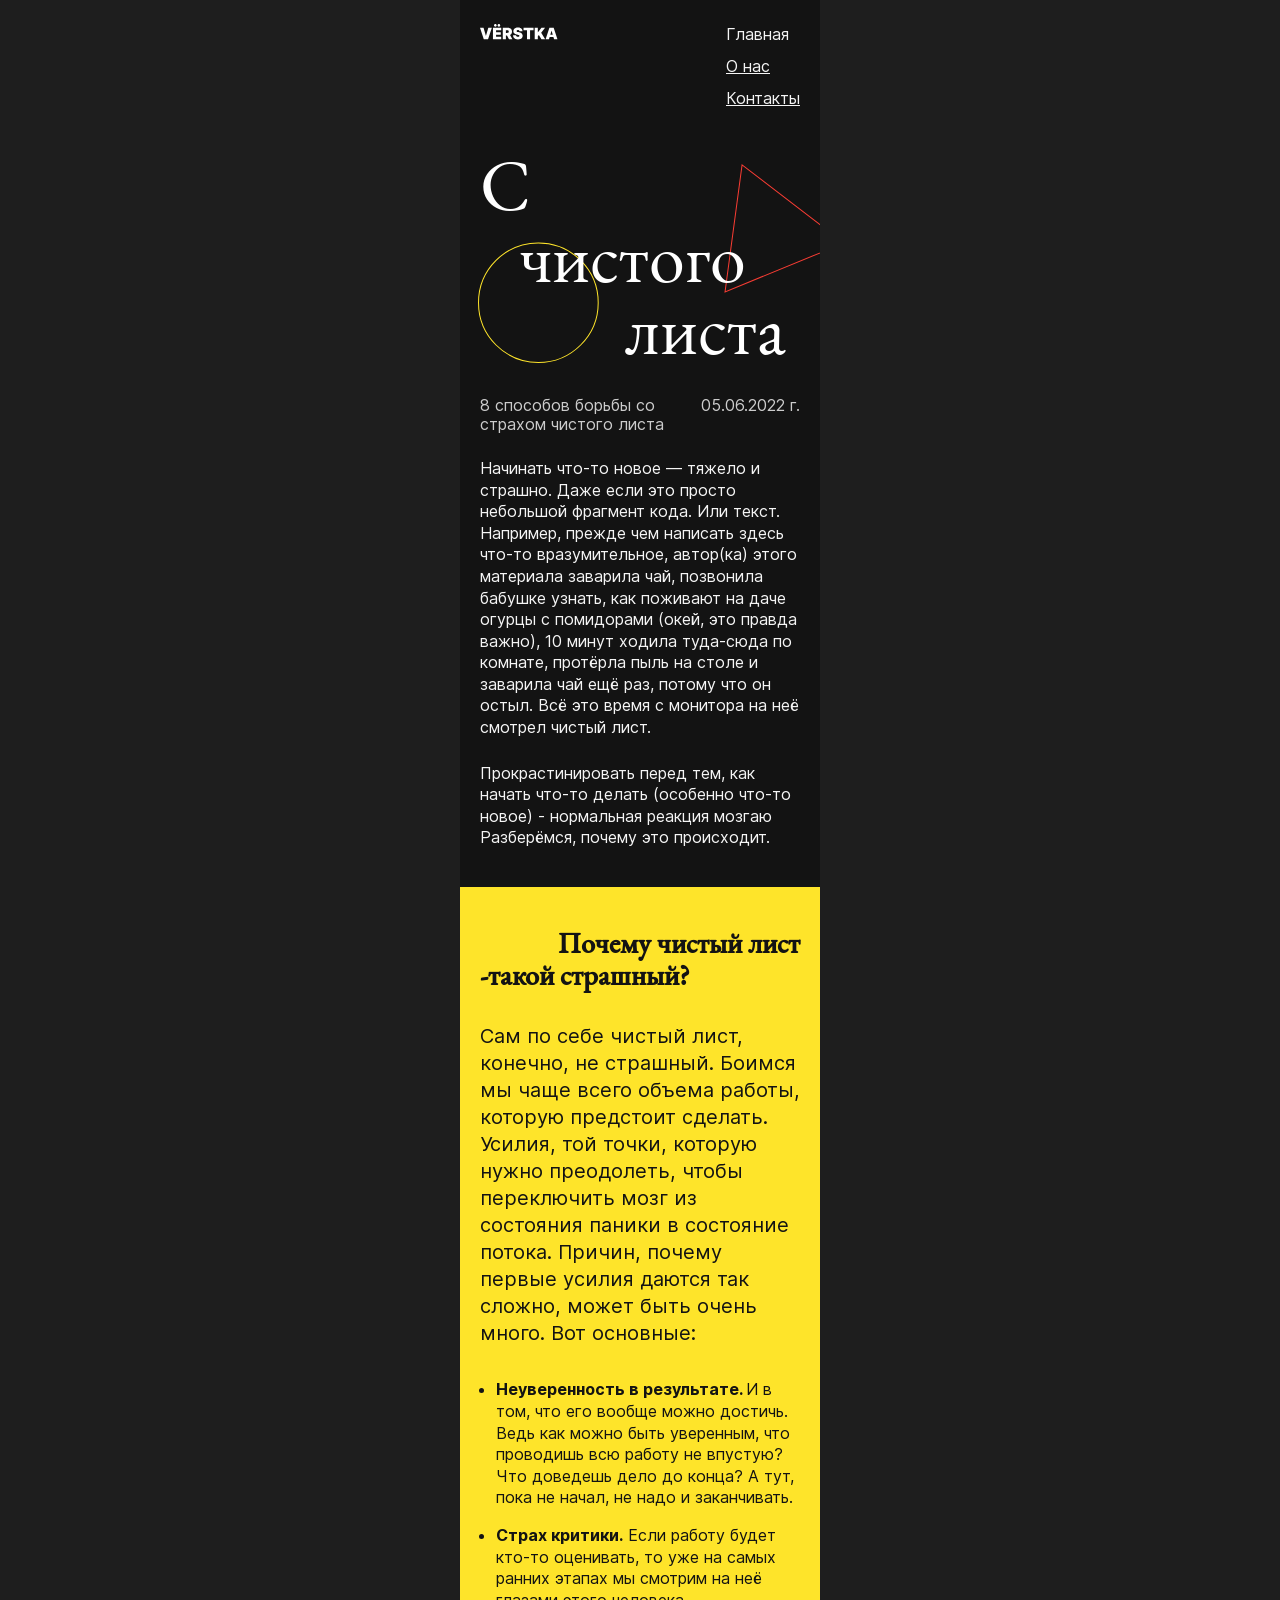
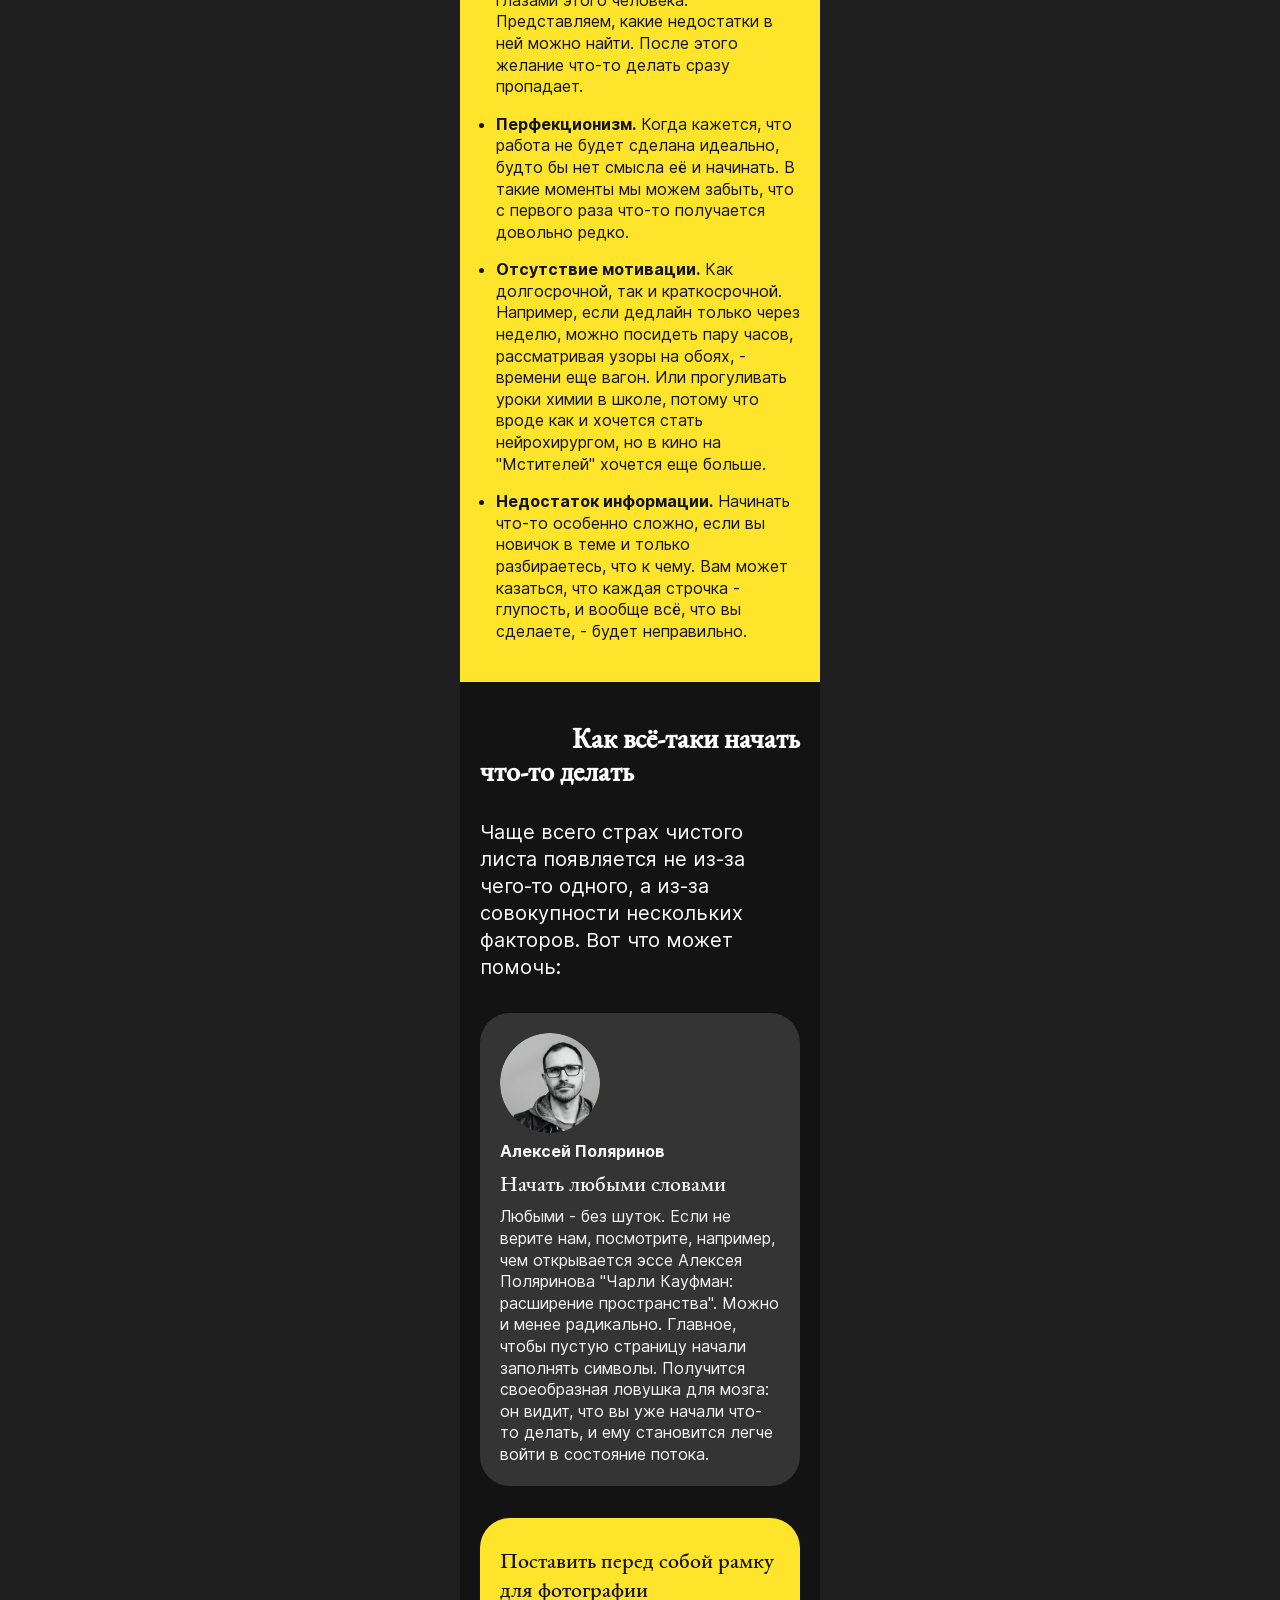
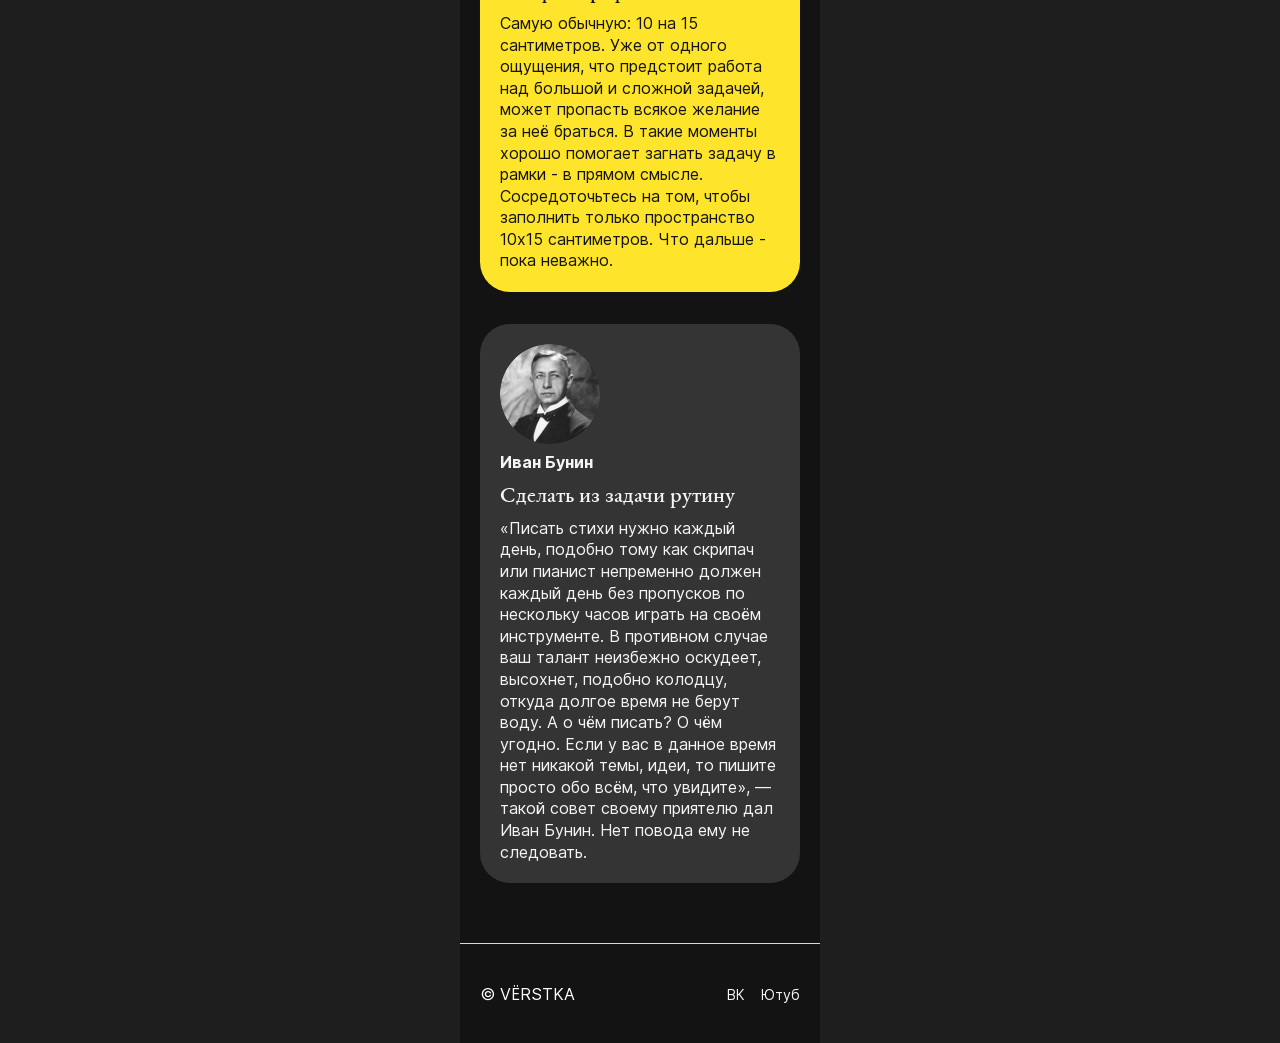
<file: index.html>
<!DOCTYPE html>
<html lang="ru">
    <head>
        <meta charset="UTF-8" />
        <meta http-equiv="X-UA-Compatible" content="IE=edge" />
        <meta name="viewport" content="width=device-width, initial-scale=1.0" />
        <title>С чистого листа</title>
        <link rel="stylesheet" href="./fonts/fonts.css">
        <link rel="stylesheet" href="./styles/style.css">
    </head>
    <body>
        <header class=" header content-section content-section_theme_dark">
            <a class="header__logo">
                <img
                  class="header__logo-image"
                  src="./images/logo.svg"
                  alt="Логотип проекта"
                />
            </a>
            <nav class="header__menu">
                <ul class="header__menu-list">
                    <li class="header__menu-item header__menu-item_active">
                        <a class="header__menu-link">Главная</a>
                    </li>
                    <li class="header__menu-item">
                        <a class="header__menu-link" href="#0">О нас</a>
                    </li>
                    <li class="header__menu-item">
                        <a class="header__menu-link" href="#0">Контакты</a>
                    </li>
                </ul>
            </nav>
        </header>
        <main class="content">
            <section class="cover content-section content-section_theme_dark">
                <h1 class="cover__title">
                    <span class="accent-span">С</span>
                    <span class="accent-span text-center">чистого</span>
                    <span class="accent-span text-right">листа</span>
                </h1>
            </section>
            <section class="intro content-section content-section_theme_dark">
                <div class="intro__heading">
                    <h2 class="intro__title">
                        8 способов борьбы со страхом чистого листа
                    </h2>
                    <time class="intro__date" datetime="2022-06-05">05.06.2022 г.</time>
                </div>
                <div class="intro__main-text">
                    <p>
                        Начинать что-то новое — тяжело и страшно. Даже если это просто
                        небольшой фрагмент кода. Или текст. Например, прежде чем написать
                        здесь что-то вразумительное, автор(ка) этого материала заварила чай,
                        позвонила бабушке узнать, как поживают на даче огурцы с помидорами
                        (окей, это правда важно), 10 минут ходила туда-сюда по комнате,
                        протёрла пыль на столе и заварила чай ещё раз, потому что он остыл.
                        Всё это время с монитора на неё смотрел чистый лист.
                    </p>
                    <p>
                        Прокрастинировать перед тем, как начать что-то делать (особенно
                        что-то новое) - нормальная реакция мозгаю Разберёмся, почему это
                        происходит.
                    </p>
                </div>
            </section>
            <section class="reasons content-section content-section_theme_bright">
                <h2 class="content-section__subtitle">
                    <span class="accent-span text-right">Почему чистый лист</span>
                    <span class="accent-span">-такой страшный?</span>
                </h2>
                <p class="content-section__introduction">
                    Сам по себе чистый лист, конечно, не страшный. Боимся мы чаще всего
                    объема работы, которую предстоит сделать. Усилия, той точки, которую
                    нужно преодолеть, чтобы переключить мозг из состояния паники в
                    состояние потока. Причин, почему первые усилия даются так сложно,
                    может быть очень много. Вот основные:
                </p>
                <ul class="content-section__list">
                    <li class="content-section__list-item">
                        <span class="content-section__list-accent">
                            Неуверенность в результате.
                        </span>
                        И в том, что его вообще можно достичь. Ведь как можно быть
                        уверенным, что проводишь всю работу не впустую? Что доведешь дело до
                        конца? А тут, пока не начал, не надо и заканчивать.
                    </li>
                    <li class="content-section__list-item">
                        <span class="content-section__list-accent">Страх критики.</span>
                        Если работу будет кто-то оценивать, то уже на самых ранних этапах мы
                        смотрим на неё глазами этого человека. Представляем, какие
                        недостатки в ней можно найти. После этого желание что-то делать
                        сразу пропадает.
                    </li>
                    <li class="content-section__list-item">
                        <span class="content-section__list-accent">Перфекционизм.</span>
                        Когда кажется, что работа не будет сделана идеально, будто бы нет
                        смысла её и начинать. В такие моменты мы можем забыть, что с первого
                        раза что-то получается довольно редко.
                    </li>
                    <li class="content-section__list-item">
                        <span class="content-section__list-accent">Отсутствие мотивации.</span>
                        Как долгосрочной, так и краткосрочной. Например, если дедлайн только
                        через неделю, можно посидеть пару часов, рассматривая узоры на
                        обоях, - времени еще вагон. Или прогуливать уроки химии в школе,
                        потому что вроде как и хочется стать нейрохирургом, но в кино на
                        "Мстителей" хочется еще больше.
                    </li>
                    <li class="content-section__list-item">
                        <span class="content-section__list-accent">Недостаток информации.</span>
                        Начинать что-то особенно сложно, если вы новичок в теме и только
                        разбираетесь, что к чему. Вам может казаться, что каждая строчка -
                        глупость, и вообще всё, что вы сделаете, - будет неправильно.
                    </li>
                </ul>
            </section>
            <section class="how-to content-section content-section_theme_dark">
                <h3 class="content-section__subtitle">
                    <span class="accent-span text-right">Как всё-таки начать</span>
                    <span class="accent-span">что-то делать</span>
                </h3>
                <p class="content-section__introduction">
                    Чаще всего страх чистого листа появляется не из-за чего-то одного, а
                    из-за совокупности нескольких факторов. Вот что может помочь:
                </p>
                <ul class="card-list">
                    <li class="card card_theme_dark">
                        <arcticle>
                            <div class="card__author">
                                <img
                                class="card__author-photo"
                                src="./images/polyarinov.png"
                                alt="Алексей Поляринов"
                                />
                                <p class="card__author-name">Алексей Поляринов</p>
                            </div>
                            <div class="card__content">
                                <h4 class="card__title">Начать любыми словами</h4>
                                <div class="card__text">
                                    <p>
                                        Любыми - без шуток. Если не верите нам, посмотрите,
                                        например, чем открывается эссе Алексея Поляринова "Чарли
                                        Кауфман: расширение пространства". Можно и менее радикально.
                                        Главное, чтобы пустую страницу начали заполнять символы.
                                        Получится своеобразная ловушка для мозга: он видит, что вы
                                        уже начали что-то делать, и ему становится легче войти в
                                        состояние потока.
                                    </p>
                                </div>
                            </div>
                        </arcticle>
                    </li>
                    <li class="card card_theme_bright">
                        <arcticle>
                            <div class="card__content">
                                <h4 class="card__title">Поставить перед собой рамку для фотографии</h4>
                                <div class="card__text">
                                    <p>
                                        Самую обычную: 10 на 15 сантиметров. Уже от одного ощущения,
                                        что предстоит работа над большой и сложной задачей, может
                                        пропасть всякое желание за неё браться. В такие моменты
                                        хорошо помогает загнать задачу в рамки - в прямом смысле.
                                        Сосредоточьтесь на том, чтобы заполнить только пространство
                                        10х15 сантиметров. Что дальше - пока неважно.
                                    </p>
                                </div>
                            </div>
                        </arcticle>
                    </li>
                    <li class="card card_theme_dark">
                        <arcticle>
                            <div class="card__author">
                                <img
                                class="card__author-photo"
                                src="./images/bunin.png"
                                alt="Иван Бунин"
                                />
                                <p class="card__author-name">Иван Бунин</p>
                            </div>
                            <div class="card__content">
                                <h4 class="card__title">Сделать из задачи рутину</h4>
                                <div class="card__text">
                                    <p>
                                        «Писать стихи нужно каждый день, подобно тому как скрипач или пианист непременно должен каждый день без пропусков по нескольку часов играть на своём инструменте. В противном случае ваш талант неизбежно оскудеет, высохнет, подобно колодцу, откуда долгое время не берут воду. А о чём писать? О чём угодно. Если у вас в данное время нет никакой темы, идеи, то пишите просто обо всём, что увидите», — такой совет своему приятелю дал Иван Бунин. Нет повода ему не следовать.
                                    </p>
                                </div>
                            </div>
                        </arcticle>
                    </li>
                </ul>
            </section>
        </main>
        <footer class="footer content-section content-section_theme_dark">
            <p class="footer__copy">© VЁRSTKA</p>
            <ul class="footer__links">
                <li>
                    <a href="#">ВК</a>
                </li>
                <li>
                    <a href="#">Ютуб</a>
                </li>
            </ul>
        </footer>
    </body>
</html>
</file>
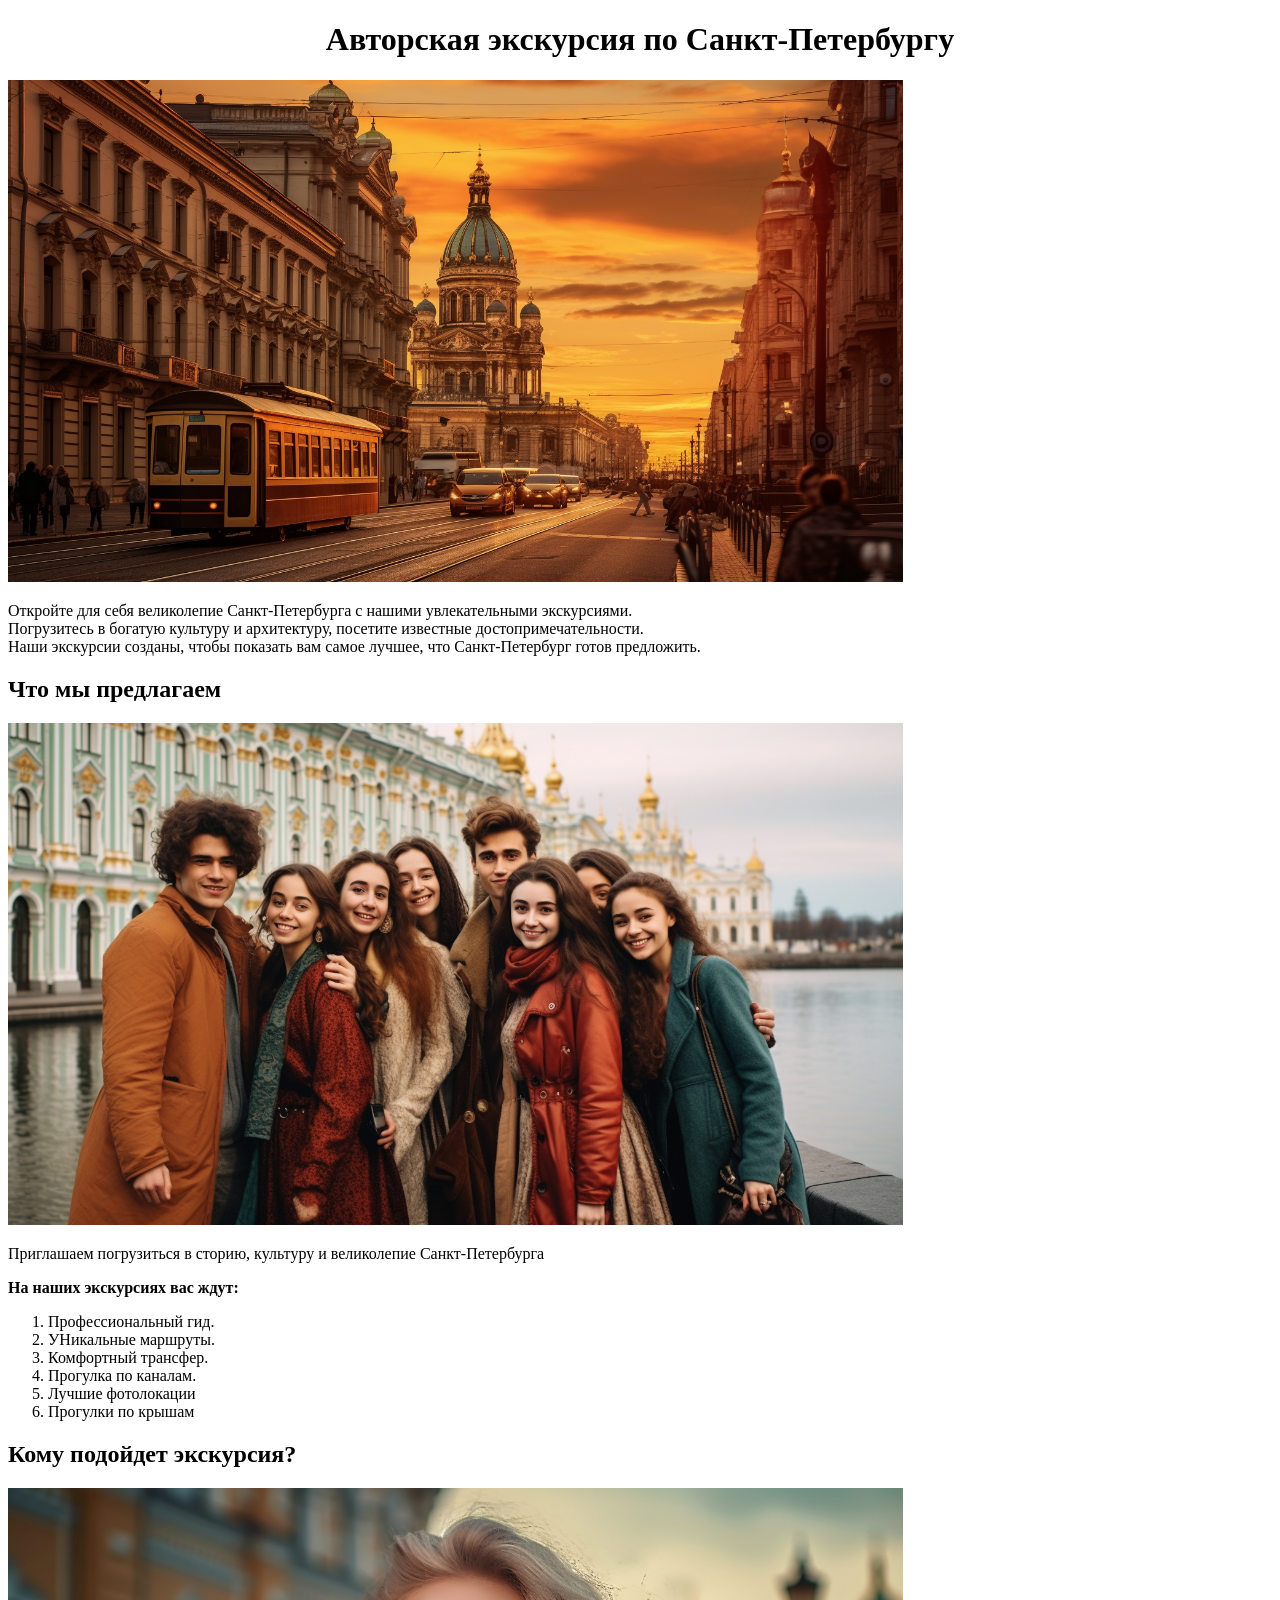
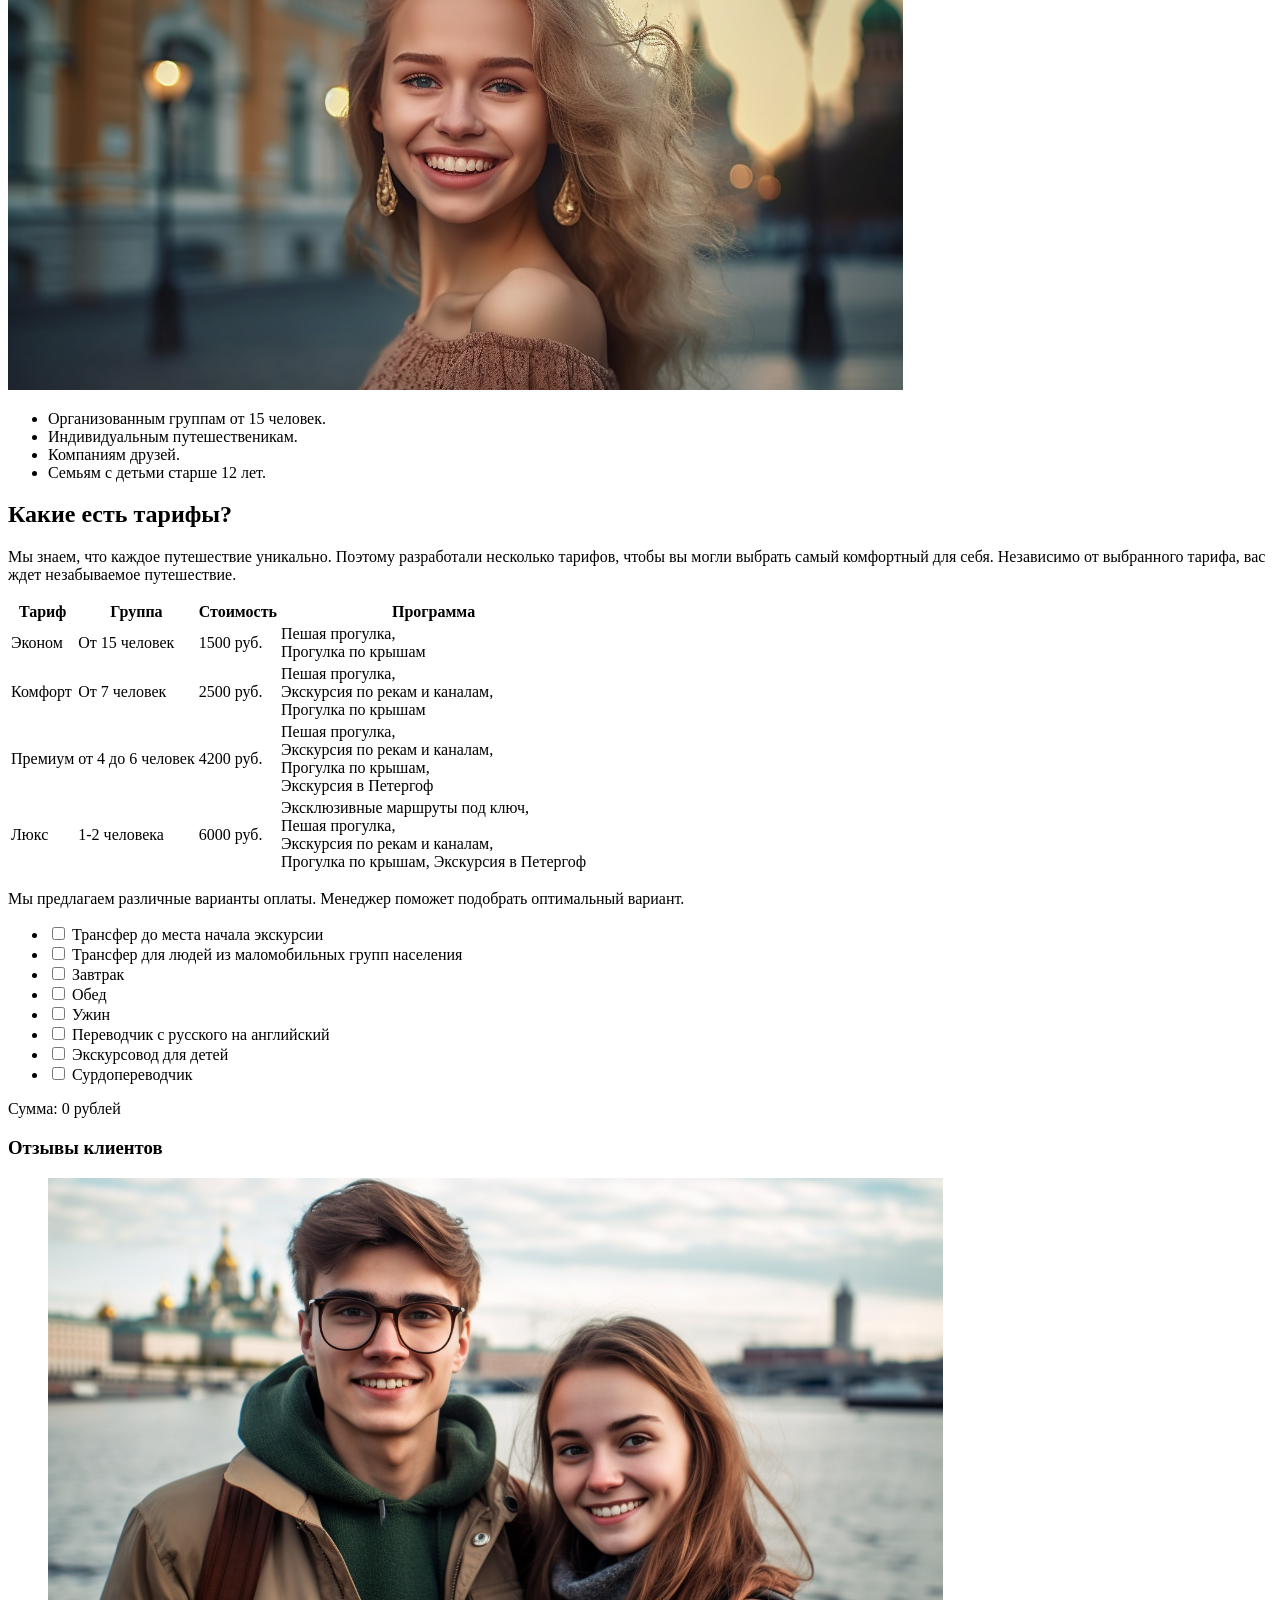
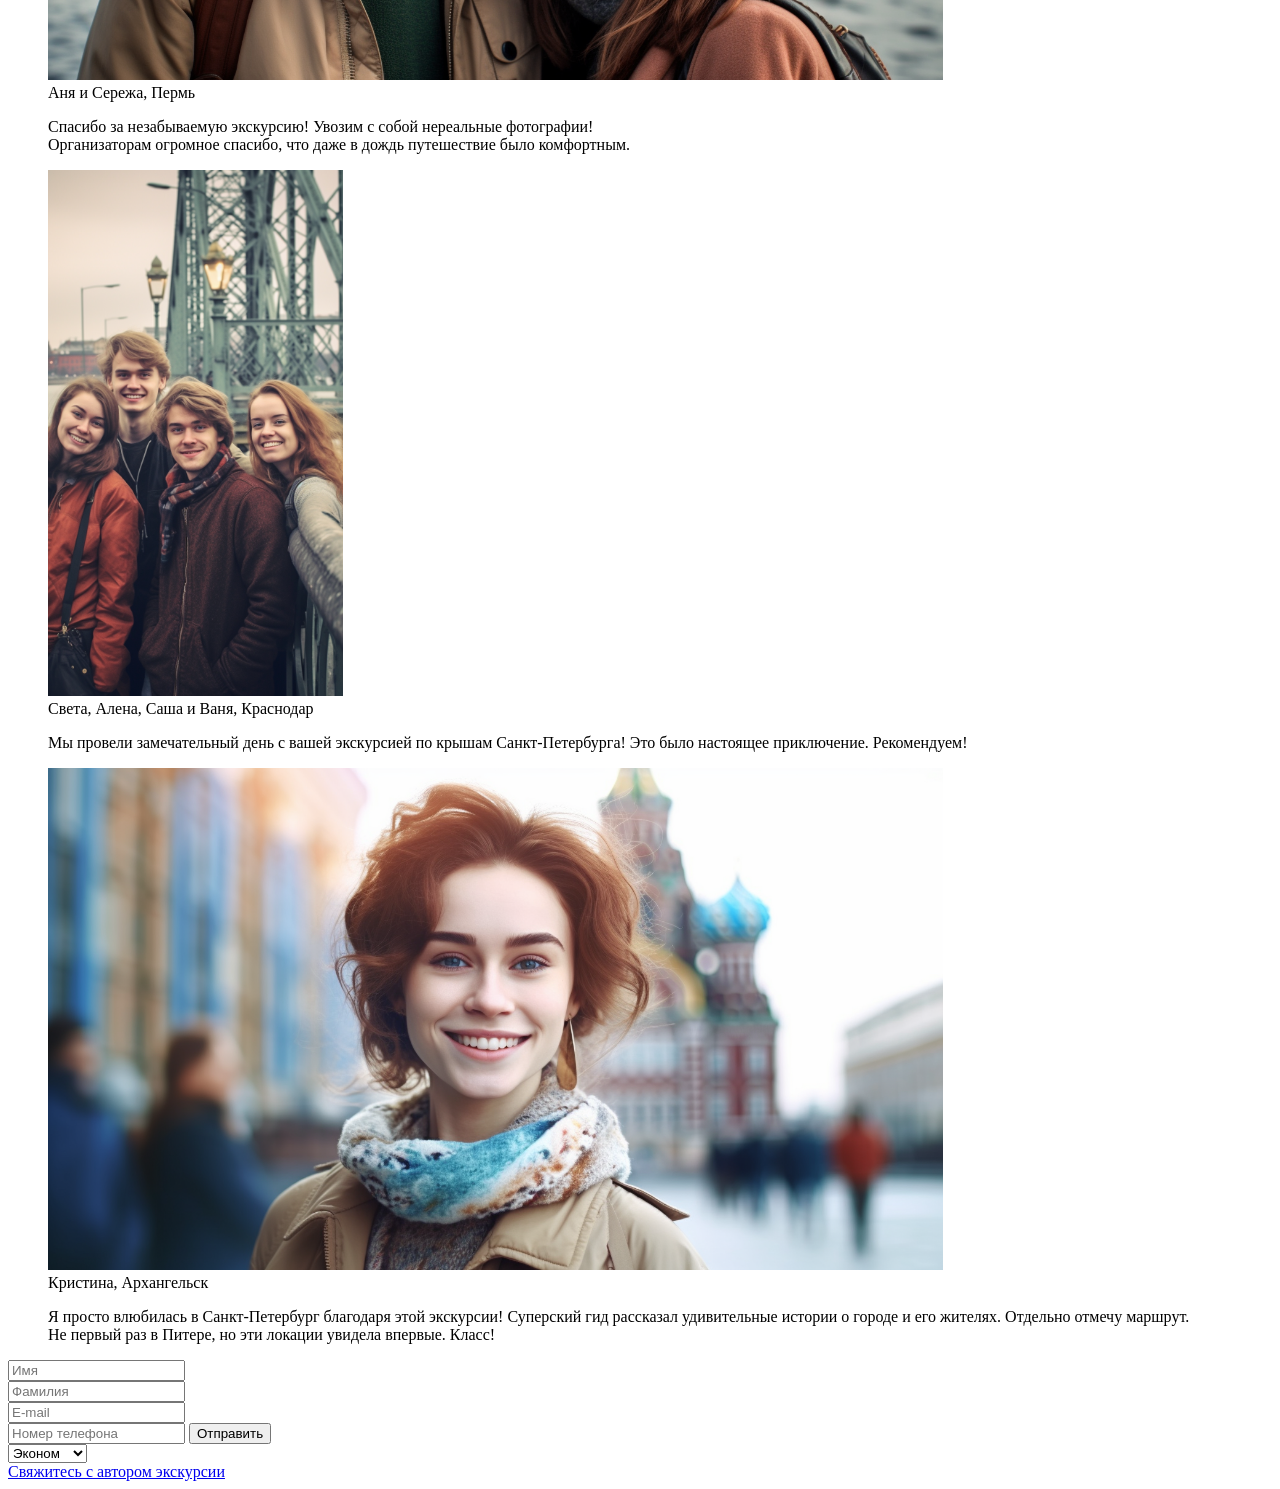
<file: landing.html>
<!DOCTYPE html>
<html>
    <head>
        <title>Экскурсия по Санкт-Петербургу</title>
        <meta charset="utf-8">
    </head>
    <body>
        <h1 align="center">Авторская экскурсия по Санкт-Петербургу</h1><!--alt, когда изображение не загрузилось то отображается текст описания изображения-->
        <img src="images/landing/1.png"
         alt="View of Saint Petersburg" 
         width="895"
         height="502">
        <p>Откройте для себя великолепие Санкт-Петербурга с нашими увлекательными экскурсиями.<br>Погрузитесь в богатую культуру и архитектуру, посетите известные достопримечательности.<br>Наши экскурсии созданы, чтобы показать вам самое лучшее, что Санкт-Петербург готов предложить.</p>
        <h2>Что мы предлагаем</h2>
        <img src="images/landing/10.png"
         alt="Group of people in Saint Petersburg"
         width="895"
         height="502">
        <p>Приглашаем погрузиться в сторию, культуру и великолепие Санкт-Петербурга</p>
        <p><b>На наших экскурсиях вас ждут:</b></p>
        <ol>
            <li>Профессиональный гид.</li>
            <li>УНикальные маршруты.</li>
            <li>Комфортный трансфер.</li>
            <li>Прогулка по каналам.</li>
            <li>Лучшие фотолокации</li>
            <li>Прогулки по крышам</li>
        </ol>
        <h2>Кому подойдет экскурсия?</h2>
        <img src="images/landing/18.png"
        alt="A happy girl against the backdrop of St. Petersburg"
        width="895"
        height="502">
        <ul>
            <li>Организованным группам от 15 человек.</li>
            <li>Индивидуальным путешественикам.</li>
            <li>Компаниям друзей.</li>
            <li>Семьям с детьми старше 12 лет.</li>
        </ul>
        <h2>Какие есть тарифы?</h2>
        <p>Мы знаем, что каждое путешествие уникально. Поэтому разработали несколько тарифов, чтобы вы могли выбрать самый комфортный для себя. Независимо от выбранного тарифа, вас ждет незабываемое путешествие.</p>
        <table><!--служит контейнером для таблицы и содержит все её элементы-->
            <tr><!--Задает отдельную строку в таблице. При этом каждая строка состоит из набора ячеек и столбцов-->
                <th>Тариф</th><!--это заголовки. Находятся в первой строке или первом столбце. Они задают названия столбцам и описывают данные в таблице-->
                <th>Группа</th>
                <th>Стоимость</th>
                <th>Программа</th>
            </tr>
            <tr>
                <td>Эконом</td><!--Содержат конкретные значения или контент, который мы хотим отобразить-->
                <td>От 15 человек</td>
                <td>1500 руб.</td>
                <td>Пешая прогулка,<br>Прогулка по крышам</td>
            </tr>
            <tr>
                <td>Комфорт</td>
                <td>От 7 человек</td>
                <td>2500 руб.</td>
                <td>Пешая прогулка,<br>Экскурсия по рекам и каналам,<br>Прогулка по крышам</td>
            </tr>
            <tr>
                <td>Премиум</td>
                <td>от 4 до 6 человек</td>
                <td>4200 руб.</td>
                <td>Пешая прогулка,<br>Экскурсия по рекам и каналам,<br>Прогулка по крышам,<br>Экскурсия в Петергоф</td>
            </tr>
            <tr>
                <td>Люкс</td>
                <td>1-2 человека</td>
                <td>6000 руб.</td>
                <td>Эксклюзивные маршруты под ключ,<br>Пешая прогулка,<br>Экскурсия по рекам и каналам,<br>Прогулка по крышам, Экскурсия в Петергоф</td>
            </tr>
        </table>
        <p>Мы предлагаем различные варианты оплаты. Менеджер поможет подобрать оптимальный вариант.</p>
        <form>
            <ul>
                <li>
                    <input type="checkbox" name="services" value="transfer" data-price="100">
                    <label>Трансфер до места начала экскурсии</label>
                </li>
                <li>
                    <input type="checkbox" name="services" value="disable_transfer" data-price="100">
                    <label>Трансфер для людей из маломобильных групп населения</label>
                </li>
                <li>
                    <input type="checkbox" name="services" value="breakfast" data-price="100">
                    <label>Завтрак</label>
                </li>
                <li>
                    <input type="checkbox" name="services" value="lunch" data-price="100">
                    <label>Обед</label>
                </li>
                <li>
                    <input type="checkbox" name="services" value="dinner" data-price="100">
                    <label>Ужин</label>
                </li>
                <li>
                    <input type="checkbox" name="services" value="ru_eng_translate" data-price="100">
                    <label>Переводчик с русского на английский</label>
                </li>
                <li>
                    <input type="checkbox" name="services" value="children_guide" data-price="100">
                    <label>Экскурсовод для детей</label>
                </li>
                <li>
                    <input type="checkbox" name="services" value="sign_language_interpreter" data-price="100">
                    <label>Сурдопереводчик</label>
                </li>
            </ul>
        </form>
        <p2 id="total-price">Сумма: 0 рублей</p2>
            <script>
                const checkboxes = document.querySelectorAll('input[name="services"]');
                const totalPriceElement = document.getElementById('total-price');
            
                checkboxes.forEach(checkbox => {
                checkbox.addEventListener('change', () => {
                    let totalPrice = 0;
                    checkboxes.forEach(checkbox => {
                    if (checkbox.checked) {
                        totalPrice += parseInt(checkbox.getAttribute('data-price'));
                    }
                    });
                    totalPriceElement.textContent = `Сумма: ${totalPrice} рублей`;
                });
                });
            </script>
        <h3>Отзывы клиентов</h3>
        <figure>
        <img src="images/landing/5.png"
        alt="People who visited Saint Petersburg and they are happy about it"
        width="895"
        height="502">
        <figcaption>Аня и Сережа, Пермь</figcaption><!--элемент для создания подписи к иллюстрации-->
        </figure><!--тег, используемый для группировки независимого контента, такого как изображения, иллюстрации, схемы, диаграммы, видео или фрагменты кода-->
        <blockquote>Спасибо за незабываемую экскурсию! Увозим с собой нереальные фотографии!<br>Организаторам огромное спасибо, что даже в дождь путешествие было комфортным.</blockquote>
        <figure>
            <img src="images/landing/17.png"
            alt="A group of friends in St. Petersburg"
            width="295"
            height="526">
            <figcaption>Света, Алена, Саша и Ваня, Краснодар</figcaption>
        </figure>
        <blockquote>Мы провели замечательный день с вашей экскурсией по крышам Санкт-Петербурга! Это было настоящее приключение. Рекомендуем!
        </blockquote><!--используется для выделения длинных или развёрнутых цитат из других источников-->
        <figure>
            <img src="images/landing/21.png"
            alt="A happy girl against the backdrop of St. Petersburg"
            width="895"
            height="502">
            <figcaption>Кристина, Архангельск</figcaption>
        </figure>
        <blockquote>Я просто влюбилась в Санкт-Петербург благодаря этой экскурсии! Суперский гид рассказал удивительные истории о городе и его жителях. Отдельно отмечу маршрут.<br>Не первый раз в Питере, но эти локации увидела впервые. Класс!</blockquote>
         <form>
            <input type="text" placeholder="Имя"><br>
            <input type="text" placeholder="Фамилия"><br>
            <input type="text" placeholder="E-mail"><br>
            <input type="text" placeholder="Номер телефона">
            <button type="submit">Отправить</button>
        </form>
        <form>
        <select name="tariff" id="tariff">
            <label for="tariff">Выберите тариф</label>
            <option value="economy">Эконом</option>
            <option value="comfort">Комфорт</option>
            <option value="premiup">Премиум</option>
            <option value="Lux">Люкс</option>
        </select>
        </form>
        <a href="https://t.me/edusondaily">Свяжитесь с автором экскурсии</a>
    </body>
</html>
</file>
<file: fonts/fonts.css>
@font-face {
    font-family: 'EB Garamond';
    src: 
      url(./ebgaramondmedium.woff2) format('woff2'),
      url(./ebgaramondmedium.woff) format('woff'),
      url(./ebgaramondmedium.ttf) format('truetype');
    font-weight: 500;
    font-display: swap;
}

@font-face {
    font-family: 'EB Garamond';
    src: 
      url(./ebgaramondregular.woff2) format('woff2'),
      url(./ebgaramondregular.woff) format('woff'),
      url(./ebgaramondregular.ttf) format('truetype');
     font-weight: 400; 
     font-display: swap;
}

@font-face {
    font-family: 'Inter';
    src: 
      url(./interregular.woff2) format('woff2'),
      url(./interregular.woff) format('woff'),
      url(./interregular.ttf) format('truetype');
    font-weight: 400;
    font-display: swap;
}

@font-face {
    font-family: 'Inter';
    src: 
      url(./interbold.woff2) format('woff2'),
      url(./interbold.woff) format('woff'),
      url(./interbold.ttf) format('truetype');
    font-weight: 700;
    font-display: swap;
}
</file>
<file: styles/style.css>
body {
    margin: 0;
    font-family: Inter, sans-serif;
    font-weight: 400;
    background-color: #1e1e1e;
}

h1,
h2,
h3,
h4,
h5,
h6,
p,
ul,
ol,
blockquote {
    margin: 0;
    padding: 0
}

.content-section {
    box-sizing: border-box;
    width: 100%;
    max-width: 360px;
    min-height: 100px;
    margin: auto;
}

.content-section_theme_dark {
    color: #fff;
    background-color: #131313;
}

.content-section_theme_bright {
    color: #131313;
    background-color: #fee42a;
}

.header {
    display: flex;
    justify-content: space-between;
    align-items: flex-start;
    padding: 24px 20px;
}

.header__logo{
    display: block;
    width: 78px;
}

.header__logo-image {
    width: 100%;
}

.header__menu-list {
    display: flex;
    flex-direction: column;
    gap: 12px;
    list-style: none;
}

.header__menu-link {
    color: #f5f5f5;
    font-size: 16px;
    line-height: 1.2;
}

.header__menu-item_active .header__menu-link {
    text-decoration: none;
}

.cover {
    min-height: 258px;
    padding: 15px 34px 32px 20px;
    background-image: url(../images/cover.svg);
    background-repeat: no-repeat;
    background-position: right center;
    background-size: 95% auto;
}

.cover__title {
    width: 100%;
    color: #fff;
    font-family: 'EB Garamond', serif;
    font-weight: 400;
    font-size: 72px;
    line-height: 1;
}

.accent-span {
    display: block;
}

.text-center {
    text-align: center;
}

.text-right {
    text-align: right;
}

.intro {
    padding: 0 20px 38px;
}

.intro__heading {
    display: flex;
    justify-content: space-between;
    gap: 22px;
    color: #ccc;
    font-size: 16px;
}

.intro__title {
    font-weight: 400;
    font-size: 16px;
    line-height: 1.2;
}

.intro__date {
    font-size: 16px;
    line-height: 1.2;
    white-space: nowrap;
}

.intro__main-text {
    display: flex;
    flex-direction: column;
    gap: 24px;
    margin-top: 24px;
    color: #f5f5f5;
    font-size: 16px;
    line-height: 1.35;
}

.reasons {
    padding: 40px 20px;
}

.content-section__subtitle {
    margin-bottom: 32px;
    font-family: 'EB Garamond', serif;
    font-size: 28px;
    line-height: 1.15;
}

.content-section__introduction {
    margin: 0 0 32px;
    font-size: 20px;
    line-height: 1.35;
}

.content-section__list {
    display: flex;
    flex-direction: column;
    gap: 16px;
    padding: 0 0 0 16px;
    font-size: 16px;
    line-height: 1.35;
}

.content-section__list-accent {
    font-weight: 700;
}

.how-to {
    padding: 40px 20px 60px;
}

.card-list {
    display: flex;
    flex-direction: column;
    gap: 32px;
    list-style: none;
}

.card {
    border-radius: 30px;
    padding: 20px;
}

.card_theme_dark {
    color: #f5f5f5;
    background-color: #343434;
}

.card_theme_bright {
    color: #141414;
    background-color: #fee42a;
}

.card__author-photo {
    display: block;
    width: 100px;
    border-radius: 50%;
}

.card__author-name {
    margin: 8px 0 0;
    font-weight: 700;
}

.card__title {
    margin: 8px auto;
    font-family: 'EB Garamond', serif;
    font-weight: 500;
    font-size: 22px;
    line-height: 1.35;
}

.card_text-only .card__title {
    margin-top: 0;
}

.card__text {
    font-size: 16px;
    line-height: 1.35;
}

.footer {
    display: flex;
    justify-content: space-between;
    align-items: center;
    border-top: 1px solid #fee42a;
    padding: 20px;
}

.footer__links {
    display: flex;
    gap: 16px;
    list-style: none;
}

.footer__links a {
    color: #f5f5f5;
    font-size: 14px;
    line-height: 1.25;
    text-decoration: none;
}
</file>
